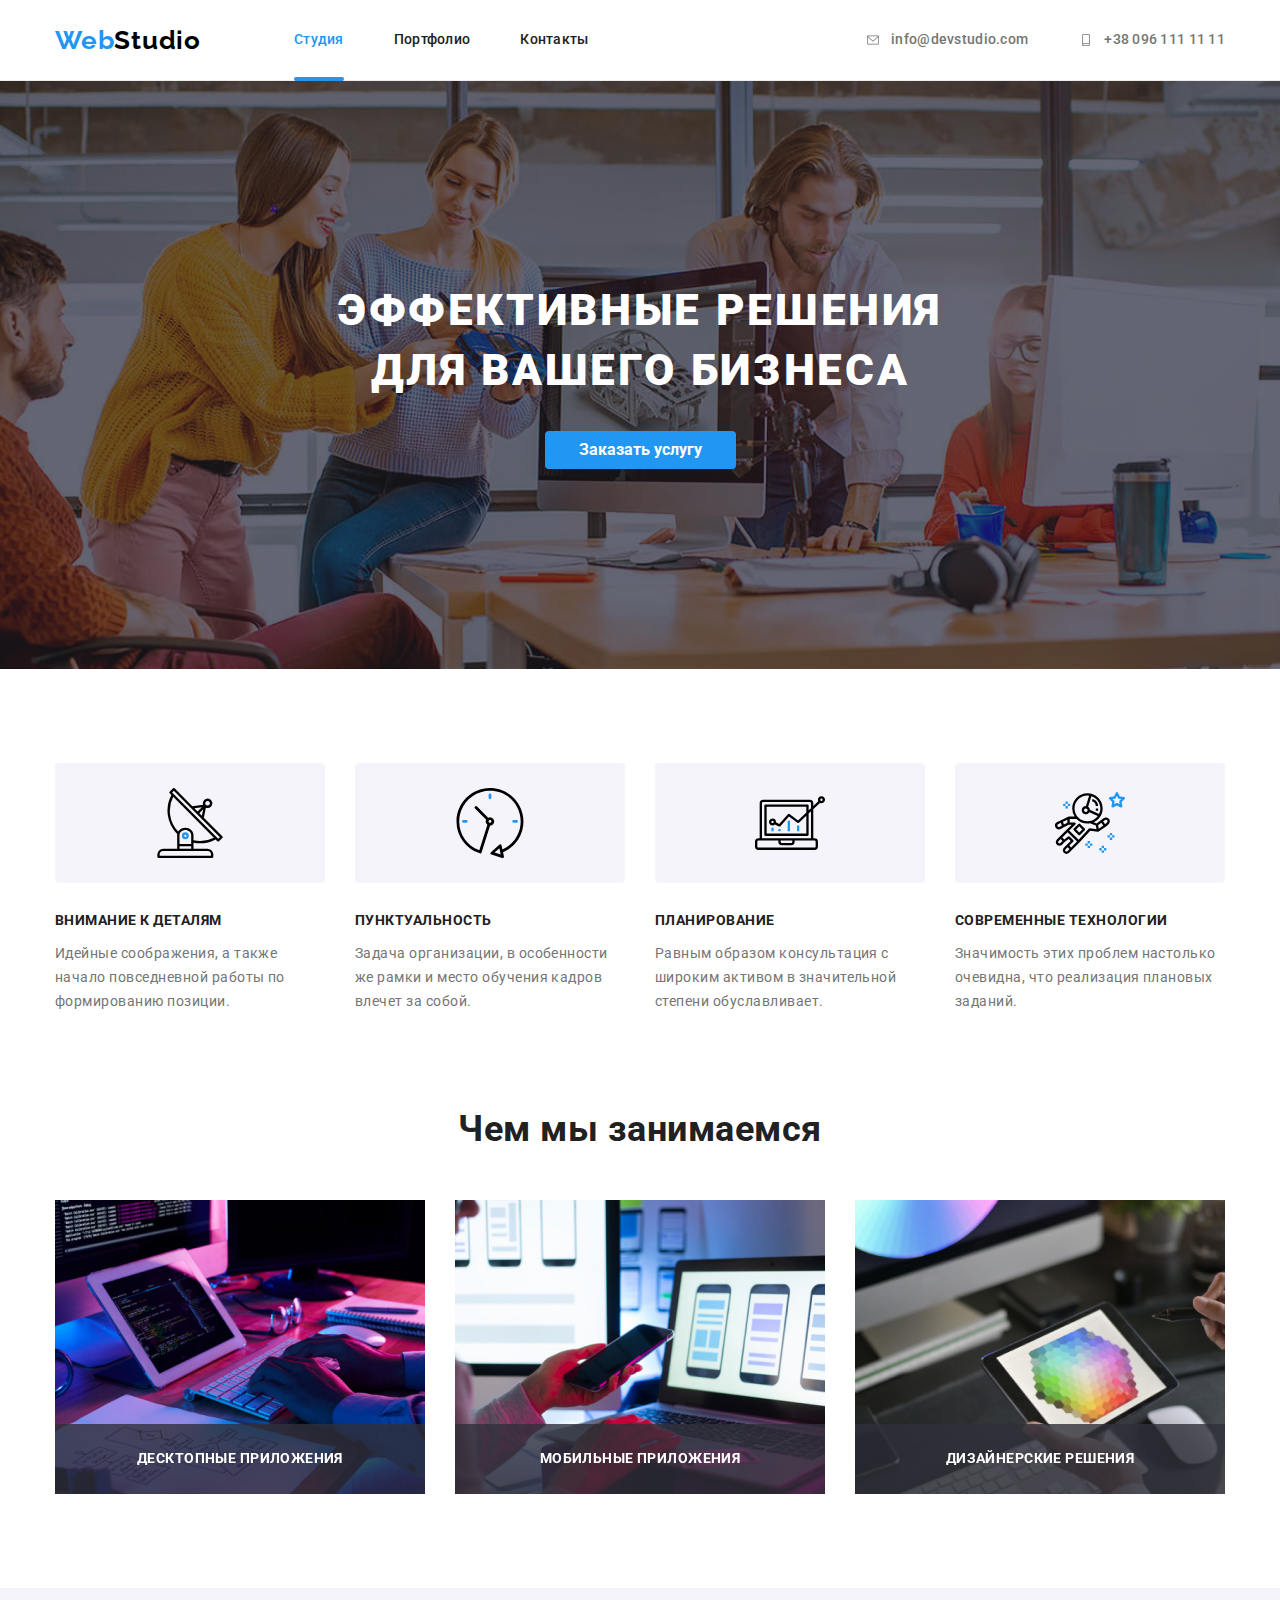
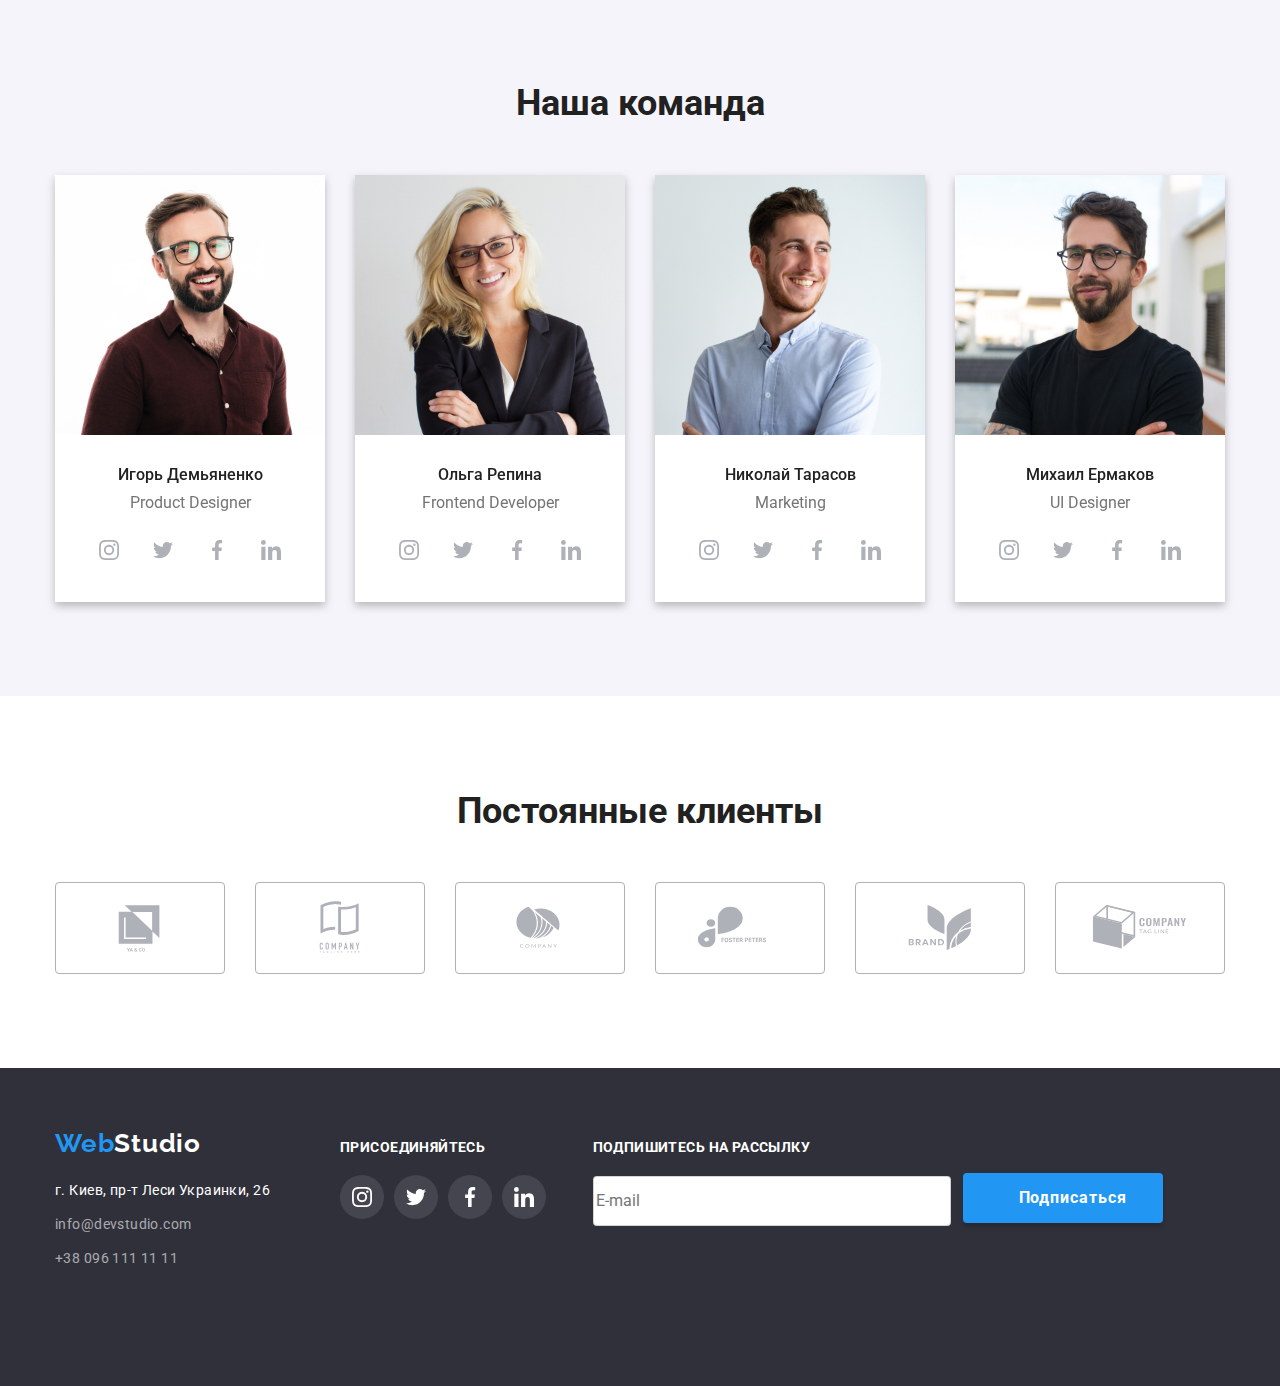
<file: index.html>
<!DOCTYPE html>
<html lang="en">

<head>
    <meta charset="UTF-8">
    <meta http-equiv="X-UA-Compatible" content="IE=edge">
    <meta name="viewport" content="width=device-width, initial-scale=1.0">
    <title>WebStudio</title>
    <link
    href="https://fonts.googleapis.com/css2?family=Raleway:wght@700&family=Roboto:wght@400;500;700;900&display=swap"
        rel="stylesheet">
        <link rel="stylesheet" href="https://cdnjs.cloudflare.com/ajax/libs/modern-normalize/1.1.0/modern-normalize.min.css">
    <link rel="stylesheet" href="./css/style.css">
</head>

<body>
    <!--Навигация-->
    <header class="header">
        <div class="container main-nav">
        <nav class="main-nav">
            <a href="./index.html" class="logo-main"><span class="web-color-main">Web</span>Studio</a>

            <ul class="site-nav">
                <li class="item"> <a href="" class="link current link-animation">Студия</a></li>
                <li class="item"> <a href="./portfolio.html" class="link ">Портфолио</a></li>
                <li class="item"> <a href="" class="link ">Контакты</a></li>

            </ul>

        </nav>

            <ul class="auth-nav">
                <li class="item">
                    <a href="tel:+380961111111" class="test-icons link auth-link">
                        <svg class="test-icon" width="16" height="12">
                            <use href="./images/symbol-defs-2.svg#icon-envelope"></use>
                        </svg>
                    
                        info@devstudio.com
                    </a>
                </li>

                <li class="item">
                    <a href="tel:+380961111111" class="test-icons link auth-link">
                        <svg class="test-icon" width="10" height="16">
                            <use href="./images/symbol-defs-2.svg#icon-smartphone"></use>
                        </svg>
                    
                        +38 096 111 11 11
                    </a>
                </li>             
            </ul>
        </div>
    </header>

    <main>

        <!--Шапка-->
            
        <section class="hero main-bg">
          <div class="container hero-container">
            <h1 class="hero-title">Эффективные решения <br> для вашего бизнеса</h1>
            
            <button data-modal-open type="button" class="first-type-button">Заказать услугу</button>
            </div>

          <div class="backdrop is-hidden" data-modal>
              <div class="modal">
                    <button width="30" height="30" class="hero-button" data-modal-close>
                        <a class="hero-link" href="">
                            <svg class="hero-icon" width="18" height="18">
                                <use href="./images/symbol-defs-2.svg#icon-close-black-18dp-2-1"></use>
                            </svg>
                        </a>
                    </button>

                    <form class="form" autocomplete="on" novalidate>
                        
                        <p class="form-text">Оставьте свои данные, мы вам перезвоним</p>

                    <div class="form-field">
                        <label for="name" class="form-label">
                            Имя</label>
                            <input type="text" name="name" id="name" class="form-input" />
                        
                    </div>
                    
                    <div class="form-field">
                        <label for="tel" class="form-label">
                            Телефон</label>
                            <input type="tel" name="tel" id="tel" class="form-input"  />
                        
                    </div>

                    <div class="form-field">
                        <label for="mail" class="form-label">
                            Почта</label>
                            <input type="email" name="mail" id="mail" class="form-input" />
                        
                    </div>

                    <div class="form-field">
                        <label for="comment" class="form-label label-comment">
                            Комментарий</label>
                        <textarea name="comment" id="comment"  rows="10" placeholder="Введите текст"></textarea>
                       
                    </div>

                    <div class="form-policy">
                        <input type="checkbox" name="policy" id="policy" class="input-policy" />
                        <label for="policy" class="form-label label-policy">
                            <span class="policy">Соглашаюсь с рассылкой и принимаю Условия договора</span> 
                        </label>
                    </div>
                        
                    
                        <button type="submit" class="form-button" width="200" height="50">Отправить</button>
                    </form>
              
          </div>
        
          
        </section>
        
        <!--Особенности-->
        <section class="section">
            <div class="container main-features">
            <h2 class="features-title visually-hidden" >Особенности</h2>
            <ul class="features">
                <li class="lists icons-list-1" >
                    <div class="icons-items">
                    <svg class="features-icon" width="70" height="70">
                        <use href="./images/symbol-defs-2.svg#icon-feature-1"></use>
                    </svg>
                    </div>
                    <h3 class="title">Внимание к деталям</h3>
                    <p class="text">Идейные соображения, а также начало повседневной работы по формированию позиции.</p>
                </li>
                <li class="lists icons-list-2" >
                    <div class="icons-items">
                        <svg class="features-icon" width="70" height="70">
                            <use href="./images/symbol-defs-2.svg#icon-feature-2"></use>
                        </svg>
                    </div>
                    <h3 class="title">Пунктуальность</h3>
                    <p class="text">Задача организации, в особенности же рамки и место обучения кадров влечет за собой.</p>
                </li>
                <li class="lists icons-list-3" >
                    <div class="icons-items">
                        <svg class="features-icon" width="70" height="70">
                            <use href="./images/symbol-defs-2.svg#icon-feature-3"></use>
                        </svg>
                    </div>
                    <h3 class="title">Планирование</h3>
                    <p class="text">Равным образом консультация с широким активом в значительной степени обуславливает.</p>
                </li>
                <li class="lists icons-list-4" >
                    <div class="icons-items">
                        <svg class="features-icon" width="70" height="70">
                            <use href="./images/symbol-defs-2.svg#icon-feature-4"></use>
                        </svg>
                    </div>
                    <h3 class="title">Современные технологии</h3>
                    <p class="text">Значимость этих проблем настолько очевидна, что реализация плановых заданий.</p>
                </li>
            </ul>
            </div>
        </section>

        <!--Чем мы занимаемся-->
        <section class="section actions">
            <div class="container">
            <h2 class="section-title">Чем мы занимаемся</h2>
            <ul class="images">
                <li class="images-types actions-position-first test-position">
                   
                    <img src="./images/photo1.jpg" alt="Человек печатает на клавиатуре" width="370" />
                    
                    <h3 class="actions-title">Десктопные приложения</h3>
                   
                </li>
                <li class="images-types actions-position-second test-position">
                   
                    <img src="./images/photo2.jpg" alt="Человек сидит за ноутбуком" width="370" />
                    
                    <h3 class="actions-title">Мобильные приложения</h3>
                    
                </li>
                <li class="images-types actions-position-third test-position">
                   
                    <img src="./images/photo3.jpg" alt="Человек смотрит в планшет" width="370" />
                    
                    <h3 class="actions-title">Дизайнерские решения</h3>
                   
                </li>     
            </ul>
            </div>
        </section>

        <!--Наша команда-->
        <section class="background">
            <div class="container">
            <h2 class="team">Наша команда</h2>
            <ul class="teams">
                <li class="image-types">
                    <img src="./images/person1.jpg" alt="Сотрудник" width="270">
                    <div class="shadow">
                    <h3 class="worker">Игорь Демьяненко</h3>
                    <p class="worker-title">Product Designer</p>

                    
                    <ul class="team-icons">
                        <li class="socials-items">
                            <a class="socials-link" href="" target="_blank" rel="noreferrer noopener nofollow" aria-label="Instagram">
                                <svg class="team-icon" width="20" height="20">
                                    <use href="./images/symbol-defs-2.svg#icon-instagram"></use>
                                </svg>
                            </a>
                        </li>

                        <li class="socials-items">
                            <a class="socials-link" href="" target="_blank" rel="noreferrer noopener nofollow" aria-label="Twitter">
                                <svg class="team-icon" width="20" height="20">
                                    <use href="./images/symbol-defs-2.svg#icon-twitter"></use>
                                </svg>
                            </a>
                        </li>

                        <li class="socials-items">
                            <a class="socials-link" href="" target="_blank" rel="noreferrer noopener nofollow" aria-label="Facebook">
                                <svg class="team-icon" width="20" height="20">
                                    <use href="./images/symbol-defs-2.svg#icon-facebook"></use>
                                </svg>
                            </a>
                        </li>

                        <li class="socials-items">
                            <a class="socials-link" href="" target="_blank" rel="noreferrer noopener nofollow" aria-label="Linkedin">
                                <svg class="team-icon" width="20" height="20">
                                    <use href="./images/symbol-defs-2.svg#icon-linkedin"></use>
                                </svg>
                            </a>
                        </li>
                    </ul>
                  
                    </div>
                  
                    
                </li>
                <li class="image-types">
                    <img src="./images/person2.jpg" alt="Сотрудник" width="270">
                    <div class="shadow">
                    <h3 class="worker">Ольга Репина</h3>
                    <p class="worker-title">Frontend Developer</p>

                    <ul class="team-icons">
                        <li class="socials-items">
                            <a class="socials-link" href="" target="_blank" rel="noreferrer noopener nofollow" aria-label="Instagram">
                                <svg class="team-icon" width="20" height="20">
                                    <use href="./images/symbol-defs-2.svg#icon-instagram"></use>
                                </svg>
                            </a>
                        </li>
                    
                        <li class="socials-items">
                            <a class="socials-link" href="" target="_blank" rel="noreferrer noopener nofollow" aria-label="Twitter">
                                <svg class="team-icon" width="20" height="20">
                                    <use href="./images/symbol-defs-2.svg#icon-twitter"></use>
                                </svg>
                            </a>
                        </li>
                    
                        <li class="socials-items">
                            <a class="socials-link" href="" target="_blank" rel="noreferrer noopener nofollow" aria-label="Facebook">
                                <svg class="team-icon" width="20" height="20">
                                    <use href="./images/symbol-defs-2.svg#icon-facebook"></use>
                                </svg>
                            </a>
                        </li>
                    
                        <li class="socials-items">
                            <a class="socials-link" href="" target="_blank" rel="noreferrer noopener nofollow" aria-label="Linkedin">
                                <svg class="team-icon" width="20" height="20">
                                    <use href="./images/symbol-defs-2.svg#icon-linkedin"></use>
                                </svg>
                            </a>
                        </li>
                    </ul>
                    </div>
                   
                </li>

                <li class="image-types">
                    <img src="./images/person3.jpg" alt="Сотрудник" width="270">
                    <div class="shadow">
                    <h3 class="worker">Николай Тарасов</h3>
                    <p class="worker-title">Marketing</p>

                    <ul class="team-icons">
                        <li class="socials-items">
                            <a class="socials-link" href="" target="_blank" rel="noreferrer noopener nofollow" aria-label="Instagram">
                                <svg class="team-icon" width="20" height="20">
                                    <use href="./images/symbol-defs-2.svg#icon-instagram"></use>
                                </svg>
                            </a>
                        </li>
                    
                        <li class="socials-items">
                            <a class="socials-link" href="" target="_blank" rel="noreferrer noopener nofollow" aria-label="Twitter">
                                <svg class="team-icon" width="20" height="20">
                                    <use href="./images/symbol-defs-2.svg#icon-twitter"></use>
                                </svg>
                            </a>
                        </li>
                    
                        <li class="socials-items">
                            <a class="socials-link" href="" target="_blank" rel="noreferrer noopener nofollow" aria-label="Facebook">
                                <svg class="team-icon" width="20" height="20">
                                    <use href="./images/symbol-defs-2.svg#icon-facebook"></use>
                                </svg>
                            </a>
                        </li>
                    
                        <li class="socials-items">
                            <a class="socials-link" href="" target="_blank" rel="noreferrer noopener nofollow" aria-label="Linkedin">
                                <svg class="team-icon" width="20" height="20">
                                    <use href="./images/symbol-defs-2.svg#icon-linkedin"></use>
                                </svg>
                            </a>
                        </li>
                    </ul>
                    </div>
                </li>
                <li class="image-types">
                    <img src="./images/person4.jpg" alt="Сотрудник" width="270">
                    <div class="shadow">
                    <h3 class="worker">Михаил Ермаков</h3>
                    <p class="worker-title">UI Designer</p>

                    <ul class="team-icons">
                        <li class="socials-items">
                            <a class="socials-link" href="" target="_blank" rel="noreferrer noopener nofollow" aria-label="Instagram">
                                <svg class="team-icon" width="20" height="20">
                                    <use href="./images/symbol-defs-2.svg#icon-instagram"></use>
                                </svg>
                            </a>
                        </li>
                    
                        <li class="socials-items">
                            <a class="socials-link" href="" target="_blank" rel="noreferrer noopener nofollow" aria-label="Twitter">
                                <svg class="team-icon" width="20" height="20">
                                    <use href="./images/symbol-defs-2.svg#icon-twitter"></use>
                                </svg>
                            </a>
                        </li>
                    
                        <li class="socials-items">
                            <a class="socials-link" href="" target="_blank" rel="noreferrer noopener nofollow" aria-label="Facebook">
                                <svg class="team-icon" width="20" height="20">
                                    <use href="./images/symbol-defs-2.svg#icon-facebook"></use>
                                </svg>
                            </a>
                        </li>
                    
                        <li class="socials-items">
                            <a class="socials-link" href="" target="_blank" rel="noreferrer noopener nofollow" aria-label="Linkedin">
                                <svg class="team-icon" width="20" height="20">
                                    <use href="./images/symbol-defs-2.svg#icon-linkedin"></use>
                                </svg>
                            </a>
                        </li>
                    </ul>
                    </div>
                </li>
            </ul>
            </div>
        </section>

        <!-- Клиенты -->
        <section class="clients-section">
            <div class="container">
            <h2 class="clients-title">Постоянные клиенты</h2>
            <ul class="clients">
                <li class="clients-list" >
                    <a class=" client-item border" href="">
                    <svg class="clients-icons" width="106" height="60">
                        <use href="./images/symbol-defs-2.svg#icon-Logo-1">  
                        </use>
                    </svg>
                    </a>
                </li>
                <li class="clients-list" >
                    <a class=" client-item border" href="">
                    <svg width="106" height="60">
                        <use href="./images/symbol-defs-2.svg#icon-Logo-2">
                    
                        </use>
                    </svg>
                    </a>
                </li>
                <li class="clients-list" >
                    <a class=" client-item border" href="">
                    <svg width="106" height="60">
                        <use href="./images/symbol-defs-2.svg#icon-Logo-3">
                    
                        </use>
                    </svg>
                    </a>
                </li>
                <li class="clients-list" >
                    <a class=" client-item border" href="">
                    <svg width="106" height="60">
                        <use href="./images/symbol-defs-2.svg#icon-Logo-4">
                    
                        </use>
                    </svg>
                    </a>
                </li>
                <li class="clients-list" >
                    <a class=" client-item border" href="">
                    <svg width="106" height="60">
                        <use href="./images/symbol-defs-2.svg#icon-Logo-5">
                    
                        </use>
                    </svg>
                    </a>
                </li>
                <li class="clients-list" >
                    <a class=" client-item border" href="">
                    <svg width="106" height="60">
                        <use href="./images/symbol-defs-2.svg#icon-Logo-6">
                    
                        </use>
                    </svg>
                    </a>
                </li>
            </ul>
            </div>
        </section>

    </main>

    <!--Футер-->
    <footer class="footer-bg">
    <div class="container main-footer-container">
        <div class=" footer-container">
        <a href="" class="logo-minor"><span class="web-color-minor">Web</span>Studio</a>
        <address>
            <ul class="address">
                <li class="main-info">
                    <a href="https://goo.gl/maps/dVaYjC4JMrnxNcRj6" target="_blank" rel="nofollow noreferrer noopener"
                    class="street">г. Киев, пр-т Леси Украинки, 26</a> <br>
                </li>
                <li class="main-info">
                    <a href="mailto:info@devstudio.com" class="info">info@devstudio.com</a> <br>
                </li>
                <li class="main-info">
                    <a href="tel:+380961111111" class="info">+38 096 111 11 11</a>
                </li>
            </ul>
        </address>
        </div>

        <div class="second-container">
            <h3 class="footer-item">Присоединяйтесь</h3>

            <ul class="icons-footer">
                <li class="socials-items-footer">
                    <a class="socials-link-footer" href="" target="_blank" rel="noreferrer noopener nofollow" aria-label="Instagram">
                        <svg class="team-icon-footer" width="20" height="20">
                            <use href="./images/symbol-defs-2.svg#icon-instagram"></use>
                        </svg>
                    </a>
                </li>
            
                <li class="socials-items-footer">
                    <a class="socials-link-footer" href="" target="_blank" rel="noreferrer noopener nofollow" aria-label="Twitter">
                        <svg class="team-icon-footer" width="20" height="20">
                            <use href="./images/symbol-defs-2.svg#icon-twitter"></use>
                        </svg>
                    </a>
                </li>
            
                <li class="socials-items-footer">
                    <a class="socials-link-footer" href="" target="_blank" rel="noreferrer noopener nofollow" aria-label="Facebook">
                        <svg class="team-icon-footer" width="20" height="20">
                            <use href="./images/symbol-defs-2.svg#icon-facebook"></use>
                        </svg>
                    </a>
                </li>
            
                <li class="socials-items-footer">
                    <a class="socials-link-footer" href="" target="_blank" rel="noreferrer noopener nofollow" aria-label="Linkedin">
                        <svg class="team-icon-footer" width="20" height="20">
                            <use href="./images/symbol-defs-2.svg#icon-linkedin"></use>
                        </svg>
                    </a>
                </li>
            </ul>
        </div>

            <form class="form-footer" autocomplete="on" novalidate>
            
                <div class="form-field-footer">
                    <label for="mail" class="form-label-footer">
                        Подпишитесь на рассылку</label>
                    <input type="email" name="mail" id="mail" placeholder="E-mail" class="form-input-footer" />
            
                </div>
            
                <button type="submit" class="form-button-footer" width="200" height="50">Подписаться</button>
            
            </form>
    </div>



    </footer>

    <script>
        (() => {
                const refs = {
                    openModalBtn: document.querySelector("[data-modal-open]"),
                    closeModalBtn: document.querySelector("[data-modal-close]"),
                    modal: document.querySelector("[data-modal]"),
                };

                refs.openModalBtn.addEventListener("click", toggleModal);
                refs.closeModalBtn.addEventListener("click", toggleModal);

                function toggleModal() {
                    refs.modal.classList.toggle("is-hidden");
                }
            })();
    </script>
</body>

</html>
</file>
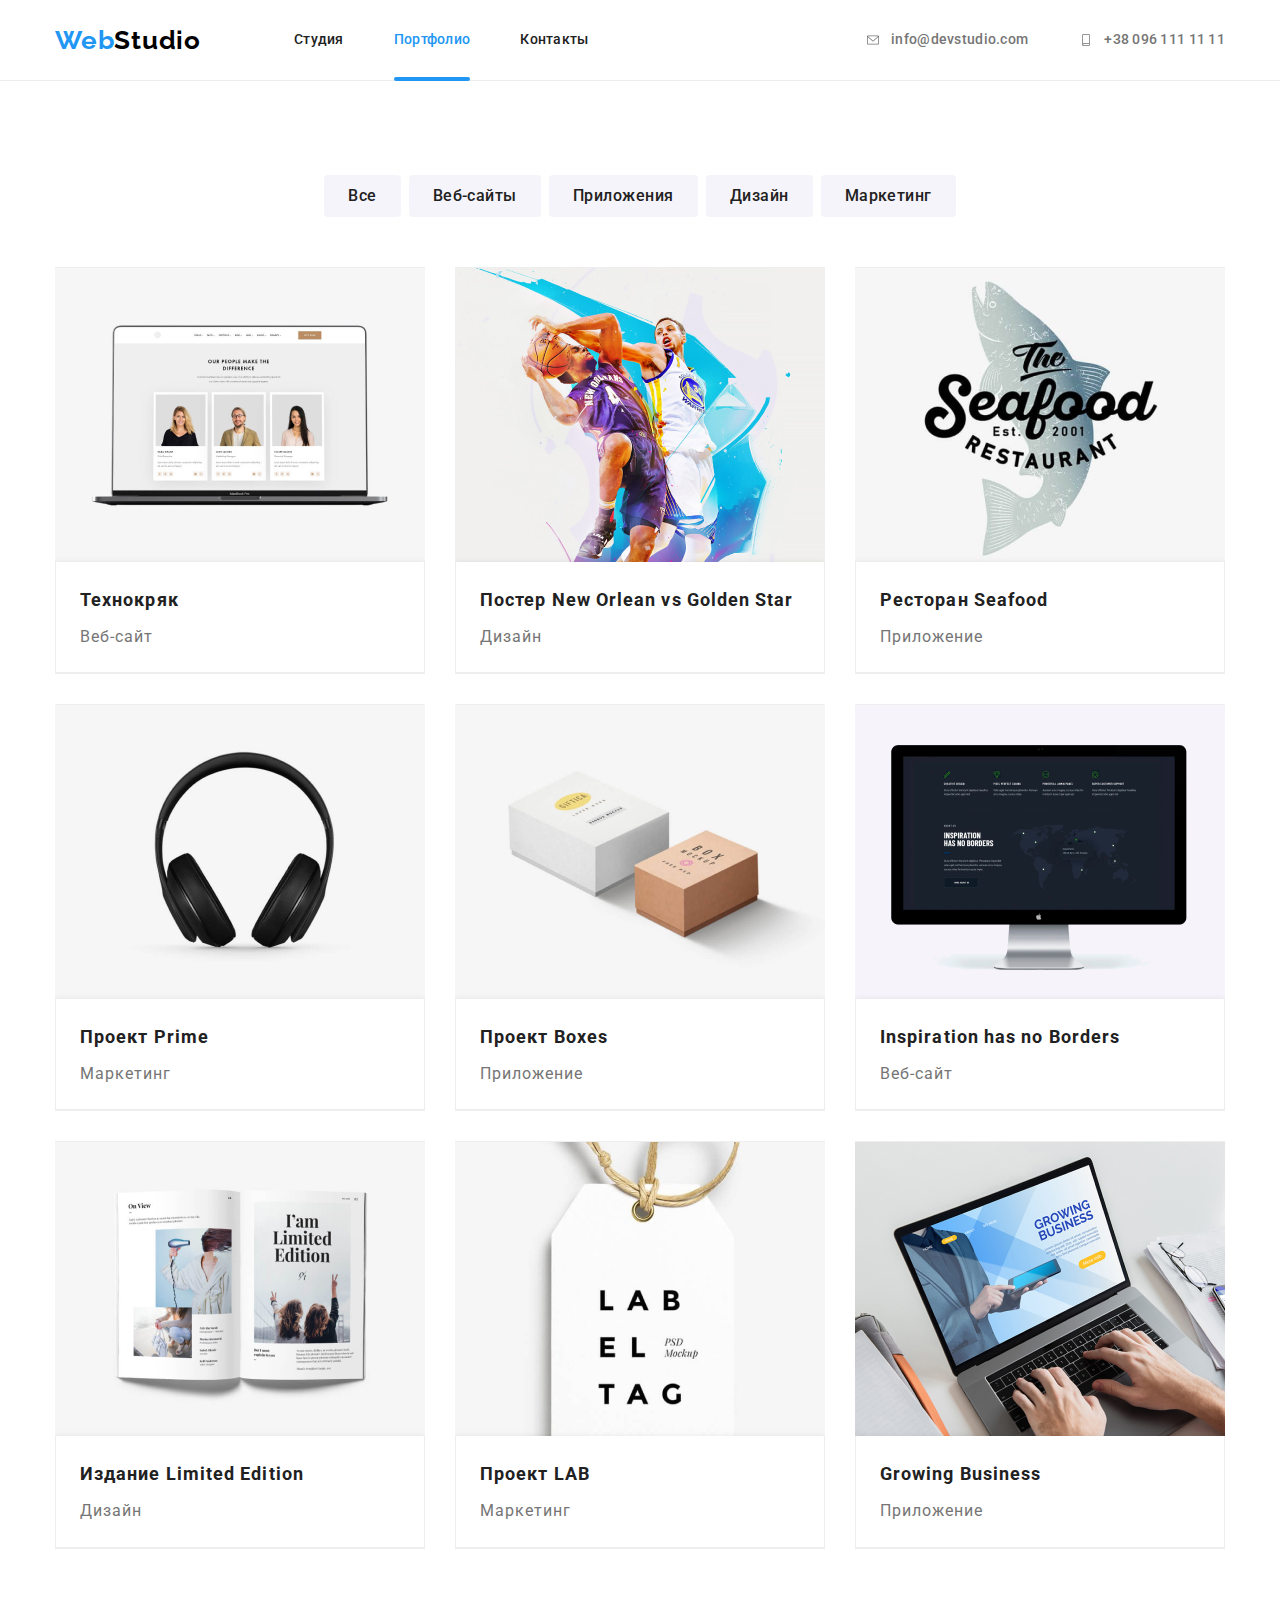
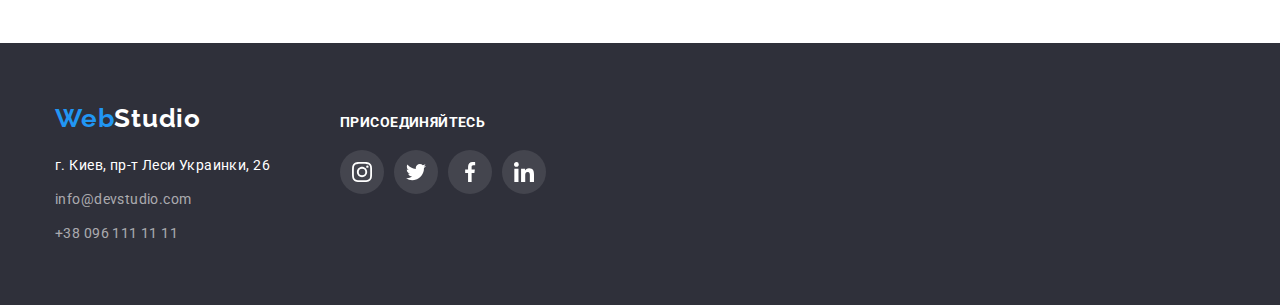
<file: portfolio.html>
<!DOCTYPE html>
<html lang="en">

<head>
    <meta charset="UTF-8">
    <meta http-equiv="X-UA-Compatible" content="IE=edge">
    <meta name="viewport" content="width=device-width, initial-scale=1.0">
    <title>WebStudio</title>
    <link
        href="https://fonts.googleapis.com/css2?family=Raleway:wght@700&family=Roboto:wght@400;500;700;900&display=swap"
        rel="stylesheet">
        <link rel="stylesheet" href="https://cdnjs.cloudflare.com/ajax/libs/modern-normalize/1.1.0/modern-normalize.min.css">
    <link rel="stylesheet" href="./css/style.css">
</head>

<body>
    <!--Навигация-->
<header class="header">
    <div class="container main-nav">
        <nav class="main-nav">
            <a href="./index.html" class="logo-main"><span class="web-color-main">Web</span>Studio</a>

            <ul class="site-nav">
                <li class="item"> <a href="./index.html" class="link ">Студия</a></li>
                <li class="item"> <a href="./portfolio.html" class="link current link-animation" class="link">Портфолио</a></li>
                <li class="item"> <a href="" class="link">Контакты</a></li>

            </ul>
        </nav>
        <ul class="auth-nav">
            <li class="item">
                <a href="tel:+380961111111" class="test-icons link auth-link">
                    <svg class="test-icon" width="16" height="12">
                        <use href="./images/symbol-defs-2.svg#icon-envelope"></use>
                    </svg>
                
                    info@devstudio.com
                </a>
            </li>
            <li class="item">
                <a href="tel:+380961111111" class="test-icons link auth-link">
                    <svg class="test-icon" width="10" height="16">
                        <use href="./images/symbol-defs-2.svg#icon-smartphone"></use>
                    </svg>
                
                    +38 096 111 11 11
                </a>
            </li>
        </ul>
    </div>
</header>

<main>
    <section class="different-type">
        <div class="container">
        <h1 class="portfolio-title visually-hidden">Portfolio</h1>
            <ul class="buttons-title">
                <li class="second-type-button"><button type="button" class="buttons">Все</button></li>
                <li class="second-type-button"><button type="button" class="buttons">Веб-сайты</button></li>
                <li class="second-type-button"><button type="button" class="buttons">Приложения</button></li>
                <li class="second-type-button"><button type="button" class="buttons">Дизайн</button></li>
                <li class="second-type-button"><button type="button" class="buttons">Маркетинг</button></li> 
            </ul>

            <ul class="flex-elements">
                <li class="flex-element">
                   <a class="flex-link" href="">
                    <div class="flex-animation">
                    <img src="./images/project1.jpg" alt="Экран ноутбука" width="370">
                    
                    <p class="text-animation">
                        Ресурс предлагает комплексные предложения с разным уровнем функционала и сервисов. Все это позволит посетителю
                        получить
                        исчерпывающие сведения о компании или частном лице.
                    </p>
                    </div>
                    <div class="information">
                        <h2 class="projects">Технокряк</h2>
                        <p class="site-name">Веб-сайт</p>
                    </div>
                   </a>
                </li>
                <li class="flex-element">
                    <a class="flex-link" href="">
                        <div class="flex-animation">
                        <img src="./images/project2.jpg" alt="Баскетболисты" width="370">
                        <p class="text-animation">
                            Ресурс предлагает комплексные предложения с разным уровнем функционала и сервисов. Все это позволит посетителю
                            получить
                            исчерпывающие сведения о компании или частном лице.
                        </p>
                        </div>
                        <div class="information">
                            <h2 class="projects">Постер New Orlean vs Golden Star</h2>
                            <p class="site-name">Дизайн</p>
                        </div>
                    </a>
                </li>
                <li class="flex-element">
                    <a class="flex-link" href="">
                        <div class="flex-animation">
                        <img src="./images/project3.jpg" alt="Ресторан Seafood" width="370">
                         <p class="text-animation">
                        Ресурс предлагает комплексные предложения с разным уровнем функционала и сервисов. Все это позволит посетителю
                        получить
                        исчерпывающие сведения о компании или частном лице.
                    </p>
                        </div>
                        <div class="information">
                            <h2 class="projects">Ресторан Seafood</h2>
                            <p class="site-name">Приложение</p>
                        </div>
                    </a>
                </li>
                <li class="flex-element">
                    <a class="flex-link" href="">
                        <div class="flex-animation">
                        <img src="./images/project4.jpg" alt="Наушники" width="370">
                         <p class="text-animation">
                        Ресурс предлагает комплексные предложения с разным уровнем функционала и сервисов. Все это позволит посетителю
                        получить
                        исчерпывающие сведения о компании или частном лице.
                    </p>
                        </div>
                        <div class="information">
                            <h2 class="projects">Проект Prime</h2>
                            <p class="site-name">Маркетинг</p>
                        </div>
                    </a>
                </li>
                <li class="flex-element">
                    <a class="flex-link" href="">
                        <div class="flex-animation">
                        <img src="./images/project5.jpg" alt="Две коробки" width="370">
                         <p class="text-animation">
                        Ресурс предлагает комплексные предложения с разным уровнем функционала и сервисов. Все это позволит посетителю
                        получить
                        исчерпывающие сведения о компании или частном лице.
                    </p>
                        </div>
                        <div class="information">
                            <h2 class="projects">Проект Boxes</h2>
                            <p class="site-name">Приложение</p>
                        </div>
                    </a>
                </li>
                <li class="flex-element">
                    <a class="flex-link" href="">
                        <div class="flex-animation">
                        <img src="./images/project6.jpg" alt="Монитор" width="370">
                         <p class="text-animation">
                        Ресурс предлагает комплексные предложения с разным уровнем функционала и сервисов. Все это позволит посетителю
                        получить
                        исчерпывающие сведения о компании или частном лице.
                    </p>
                        </div>
                        <div class="information">
                            <h2 class="projects">Inspiration has no Borders</h2>
                            <p class="site-name">Веб-сайт</p>
                        </div>
                    </a>
                </li>
                <li class="flex-element">
                    <a class="flex-link" href="">
                        <div class="flex-animation">
                        <img src="./images/project7.jpg" alt="Книга" width="370">
                         <p class="text-animation">
                        Ресурс предлагает комплексные предложения с разным уровнем функционала и сервисов. Все это позволит посетителю
                        получить
                        исчерпывающие сведения о компании или частном лице.
                    </p>
                        </div>
                        <div class="information">
                            <h2 class="projects">Издание Limited Edition</h2>
                            <p class="site-name">Дизайн</p>
                        </div>
                    </a>
                </li>
                <li class="flex-element">
                    <a class="flex-link" href="">
                        <div class="flex-animation">
                        <img src="./images/project8.jpg" alt="Проект LAB" width="370">
                         <p class="text-animation">
                        Ресурс предлагает комплексные предложения с разным уровнем функционала и сервисов. Все это позволит посетителю
                        получить
                        исчерпывающие сведения о компании или частном лице.
                    </p>
                        </div>
                        <div class="information">
                            <h2 class="projects">Проект LAB</h2>
                            <p class="site-name">Маркетинг</p>
                        </div>
                    </a>
                </li>
                <li class="flex-element">
                    <a class="flex-link" href="">
                        <div class="flex-animation">
                        <img src="./images/project9.jpg" alt="Человек печатает за ноутбуком" width="370">
                         <p class="text-animation">
                        Ресурс предлагает комплексные предложения с разным уровнем функционала и сервисов. Все это позволит посетителю
                        получить
                        исчерпывающие сведения о компании или частном лице.
                    </p>
                        </div>
                        <div class="information">
                            <h2 class="projects">Growing Business</h2>
                            <p class="site-name">Приложение</p>
                        </div>
                    </a>
                </li>
            </ul>
            </div>
    </section>
</main>

    <!--Футер-->
<footer class="footer-bg secong-footer-bg">
    <div class="container main-footer-container">
        <div class=" footer-container">
            <a href="" class="logo-minor"><span class="web-color-minor">Web</span>Studio</a>
            <address>
                <ul class="address">
                    <li class="main-info">
                        <a href="https://goo.gl/maps/dVaYjC4JMrnxNcRj6" target="_blank"
                            rel="nofollow noreferrer noopener" class="street">г. Киев, пр-т Леси Украинки, 26</a> <br>
                    </li>
                    <li class="main-info">
                        <a href="mailto:info@devstudio.com" class="info">info@devstudio.com</a> <br>
                    </li>
                    <li class="main-info">
                        <a href="tel:+380961111111" class="info">+38 096 111 11 11</a>
                    </li>
                </ul>
            </address>
        </div>

        <div class="second-container">
            <h3 class="footer-item">Присоединяйтесь</h3>

            <ul class="icons-footer">
                <li class="socials-items-footer">
                    <a class="socials-link-footer" href="" target="_blank" rel="noreferrer noopener nofollow" aria-label="Instagram">
                        <svg class="team-icon-footer" width="20" height="20">
                            <use href="./images/symbol-defs-2.svg#icon-instagram"></use>
                        </svg>
                    </a>
                </li>

                <li class="socials-items-footer">
                    <a class="socials-link-footer" href="" target="_blank" rel="noreferrer noopener nofollow" aria-label="Twitter">
                        <svg class="team-icon-footer" width="20" height="20">
                            <use href="./images/symbol-defs-2.svg#icon-twitter"></use>
                        </svg>
                    </a>
                </li>

                <li class="socials-items-footer">
                    <a class="socials-link-footer" href="" target="_blank" rel="noreferrer noopener nofollow" aria-label="Facebook">
                        <svg class="team-icon-footer" width="20" height="20">
                            <use href="./images/symbol-defs-2.svg#icon-facebook"></use>
                        </svg>
                    </a>
                </li>

                <li class="socials-items-footer">
                    <a class="socials-link-footer" href="" target="_blank" rel="noreferrer noopener nofollow" aria-label="Linkedin">
                        <svg class="team-icon-footer" width="20" height="20">
                            <use href="./images/symbol-defs-2.svg#icon-linkedin"></use>
                        </svg>
                    </a>
                </li>
            </ul>
        </div>
    </div>
</footer>
    </body>
    
    </html>
</file>
<file: css/style.css>
/* цвет основного текста: #212121 */
/* вторичный цвет: #757575 */
/* белый цвет: #FFFFFF */
/* акцент 1: #2196F3 */
/* акцент 2(футер): rgba(255, 255, 255, 0.6); */

:root {
  --primary-text-color: #212121;
  --title-text-color: #212121;
  --accent-color: #2196f3;
  --white-color: #ffffff;

  --animation: 250ms cubic-bezier(0.4, 0, 0.2, 1);
  --box-shadow: box-shadow: 0px 3px 1px rgba(0, 0, 0, 0.1), 0px 1px 2px rgba(0, 0, 0, 0.08),
    0px 2px 2px rgba(0, 0, 0, 0.12);
}

body {
  color: var(--primary-text-color);
  background-color: var(--white-color);
  font-family: Roboto, sans-serif;
}
img {
  display: block;
}

.container {
  padding-left: 15px;
  padding-right: 15px;
  margin-left: auto;
  margin-right: auto;
  width: 1200px;
}

.main-nav {
  display: flex;
  align-items: center;
}

.header {
  display: flex;
  align-items: center;

  border-bottom: 1px solid #ececec;
}

/* logo */
.logo-main {
  color: #000000;
  font-family: Raleway, sans-serif;
  letter-spacing: 0.03em;
  margin-right: 93px;

  font-weight: bold;
  font-size: 26px;
  line-height: 1.19;
  text-decoration: none;
}

.web-color-main {
  color: var(--accent-color);
}

ul {
  list-style: none;
}

/* Site nav */
.site-nav .link,
.auth-nav .link {
  display: flex;
  padding-top: 32px;
  padding-bottom: 32px;
}

.site-nav .link:hover,
.site-nav .link:focus {
  color: var(--accent-color);
}

/* .auth-nav .link:hover,
.auth-nav .link:focus {
  color: var(--accent-color);
} */

.site-nav,
.auth-nav {
  display: flex;
  align-items: center;
  padding: 0;
  margin: 0;
  letter-spacing: 0.02em;

  font-weight: 500;
  font-size: 14px;
  line-height: 1.14;
}

.site-nav .item,
.auth-nav .item {
  margin-right: 50px;
}

.site-nav .item:last-child,
.auth-nav .item:last-child {
  margin-right: 0;
}

.site-nav .link,
.auth-nav .link {
  display: flex;
  align-items: center;
  justify-content: center;
  text-decoration: none;

  transition: color var(--animation);
}

.site-nav .link.current {
  color: var(--accent-color);
}

.site-nav .link {
  color: #212121;
}

/* .auth-nav .link {
  color: #757575;
} */

.auth-nav {
  display: flex;
  justify-content: center;
  align-items: center;
  margin-left: auto;
}

/* Header-icons */

.item {
  display: flex;
  align-items: center;
  margin: 0;
  padding: 0;
}

.test-icons {
  display: flex;
  align-items: center;
  justify-content: center;
  margin: 0;
  padding: 0;
  color: #757575;
}

.test-icons:hover,
.test-icons:focus {
  color: #2196f3;
}

.test-icon {
  margin-right: 10px;
  width: 16px;
  height: 12px;
  fill: #757575;
  cursor: pointer;

  transition: fill var(--animation);
}

.test-icon:hover .test-icon:focus {
  fill: #2196f3;
}

.test-icons:hover .test-icon,
.test-icon:focus {
  color: #2196f3;
  fill: #2196f3;
}

.link-animation {
  display: block;

  position: relative;
}

.link-animation::after {
  content: "";

  position: absolute;
  left: 0;
  bottom: -1px;

  display: block;
  box-sizing: border-box;
  width: 100%;
  height: 4px;
  border-radius: 2px;

  background-color: #2196f3;
}

.link-animation:hover::after {
  background-color: #2196f3;
}

/* hero */
.hero-container {
  max-width: 1600px;
}

.hero {
  letter-spacing: 0.06em;
  text-align: center;
}
.hero-title {
  color: var(--white-color);
  margin-top: 0;
  margin-bottom: 30px;
  text-transform: uppercase;

  font-weight: 900;
  font-size: 44px;
  line-height: 1.36;
  letter-spacing: 0.06em;
  text-align: center;
}

.main-bg {
  background-color: #c4c4c4;

  background-image: linear-gradient(
      rgba(47, 48, 58, 0.4),
      rgba(47, 48, 58, 0.4)
    ),
    url(../images/hero-background.jpg);

  background-repeat: no-repeat;
  background-position: center;
  padding-top: 200px;
  padding-bottom: 200px;
  margin-bottom: 0;
  margin-left: auto;
  margin-right: auto;
  max-width: 1600px;
}

.backdrop {
  position: fixed;

  top: 0;
  left: 0;
  width: 100%;
  height: 100%;

  background-color: rgba(0, 0, 0, 0.2);

  opacity: 1;
  transition: opacity 1000ms cubic-bezier(0.4, 0, 0.2, 1);
}

.backdrop.is-hidden {
  opacity: 0;
  pointer-events: none;
}

.modal {
  width: 528px;
  height: 581px;
  background-color: #fff;

  position: relative;

  top: 50%;
  left: 50%;
  transform: translate(-50%, -50%);

  background: #ffffff;
  box-shadow: 0px 1px 3px rgba(0, 0, 0, 0.12), 0px 1px 1px rgba(0, 0, 0, 0.14),
    0px 2px 1px rgba(0, 0, 0, 0.2);
  border-radius: 4px;
}

.hero-button {
  border-radius: 50%;

  background: #ffffff;

  position: absolute;
  right: 8px;
  top: 8px;
  margin-left: 8px;

  width: 30px;
  height: 30px;

  border: 1px solid rgba(0, 0, 0, 0.1);
  box-sizing: border-box;
  filter: drop-shadow(0px 4px 4px rgba(0, 0, 0, 0.25));
}

.hero-icon {
  display: flex;
  align-items: center;
  justify-content: center;
}

/* Стили для форм */

.form {
  width: 448px;
  margin-left: auto;
  margin-right: auto;
}

textarea {
  display: inline-block;
  resize: none;
  padding-left: 16px;
  width: 448px;
  height: 120px;

  border: 1px solid rgba(33, 33, 33, 0.2);
  box-sizing: border-box;
  border-radius: 4px;
}

.form-text{
  display: flex;
  margin: 0;
  padding-top: 40px;
  padding-bottom: 12px;
  font-weight: 700;
  font-size: 20px;
  line-height: 1.15;
  letter-spacing: 0.03em;

  color: #212121;
}

.form-label{
  display: inline-block;
  text-align: left;
  font-family: inherit;
  margin-bottom: 4px;
  font-size: 12px;
  line-height: 1.17;

  letter-spacing: 0.01em;

  color: #757575;
}

.form-input{
  display: block;
  width: 448px;
  height: 40px;

  border: 1px solid rgba(33, 33, 33, 0.2);
  box-sizing: border-box;
  border-radius: 4px;
  cursor: pointer;
}

.form-field{
  display: flex;
  flex-direction: column;
  width: 448px;
}

.form-policy{
  display: flex;
  align-items: center;
  justify-content: center;
}

.form-field:not(:last-child) {
  margin-bottom: 10px;
}

.form-field input {
  margin: 0;
  padding-left: 30px
}


.label-policy{
  display: flex;
}

.policy{
  margin-left: 8.5px;
  font-size: 14px;
  line-height: 1.71;
}

.input-policy{
  display: flex;
  align-items: center;
  justify-content: center;
  margin-left: 0;
} 

.form-button{
  font-family: inherit;
  font-weight: 700;
  font-size: 16px;
  line-height: 1.87;

  width: 200px;
  height: 50px;
  margin-top: 30px;
  padding-top: 10px;
  padding-right: 55px;
  padding-bottom: 10px;
  padding-left: 56px;
  letter-spacing: 0.06em;

  color: #FFFFFF;
  background-color: #2196F3;
  box-shadow: 0px 4px 4px rgba(0, 0, 0, 0.15);
  border: none;
  border-radius: 4px;
  cursor: pointer;
}

/* Стили для форм(Footer) */

.form-footer{
  display: flex;
  align-items: center;
  justify-content: center;
  width: 358px;

  margin-left: auto;
  margin-right: 215px;
  margin-bottom: 100px;

}

.form-label-footer{
  display: flex;
  flex-direction: column;
  text-align: left;
  font-family: inherit;
  margin-bottom: 20px;

  font-weight: 700;
  font-size: 14px;
  line-height: 1.14;
  letter-spacing: 0.03em;
  text-transform: uppercase;

  color: #FFFFFF;
}

.form-input-footer{
  display: block;
  width: 358px;
  height: 50px;

  border: 1px solid rgba(33, 33, 33, 0.2);
  box-sizing: border-box;
  border-radius: 4px;
  cursor: pointer;
}

.form-field-footer{
  display: flex;
  flex-direction: column;
  margin-left: 93px;
  width: 448px;
}

.form-button-footer{
  font-family: inherit;
  font-weight: 700;
  font-size: 16px;
  line-height: 1.87;

  width: 200px;
  height: 50px;
  margin-top: 30px;
  margin-left: 12px;
  padding-top: 10px;
  padding-right: 55px;
  padding-bottom: 10px;
  padding-left: 56px;
  letter-spacing: 0.06em;

  color: #FFFFFF;
  background: #2196F3;
  box-shadow: 0px 4px 4px rgba(0, 0, 0, 0.15);
  border: none;
  border-radius: 4px;
  cursor: pointer;
}

/* section */
.section .section-title {
  color: var(--title-text-color);
}

.section-title {
  margin-top: 0;
  margin-bottom: 0;
  font-weight: 700;
  font-size: 36px;
  line-height: 1.17;
  text-align: center;
}

/* features */

.visually-hidden {
  position: absolute;
  width: 1px;
  height: 1px;
  margin: -1px;
  border: 0;
  padding: 0;

  white-space: nowrap;
  clip-path: inset(100%);
  clip: rect(0 0 0 0);
  overflow: hidden;
}

.features .title {
  color: var(--title-text-color);

  font-weight: 700;
  font-size: 14px;
  line-height: 1.14;
  text-transform: uppercase;
}

.features-title {
  margin-top: 0;
  margin-bottom: 0;
  font-weight: 700;
  font-size: 36px;
  line-height: 1.17;
  text-align: center;
}

.section {
  letter-spacing: 0.03em;
  padding-top: 94px;
  padding-bottom: 0;
}

.title {
  margin-top: 30px;
  margin-bottom: 10;
}

.features .text {
  font-family: Roboto, sans-serif;

  color: #757575;
  font-size: 14px;
  line-height: 1.71;
}
.text {
  margin-top: 0;
  margin-bottom: 0;
}

.features {
  display: flex;

  margin-top: 0;
  margin-bottom: 0;
  padding-top: 0;
  padding-left: 0;
}

.lists {
  width: 270px;
  margin-right: 30px;
}

.lists:last-child {
  margin-right: 0;
}

.features-icon {
  fill: #000000;
}

.icons-items {
  display: flex;
  align-items: center;
  justify-content: center;
  width: 270px;
  height: 120px;

  background: #f5f4fa;
  border-radius: 4px;
}

/* Actions */
.actions {
  padding-bottom: 94px;
}

.section-title {
  margin-top: 0;
  margin-bottom: 50px;
}

.images {
  display: flex;
  margin-top: 0;
  margin-bottom: 0;
  padding-top: 0;
  padding-bottom: 0;
  padding-left: 0;
}

.images-types {
  margin-right: 30px;
  margin-bottom: 0;
}

.images-types:last-child {
  margin-right: 0;
}

.test-position {
  position: relative;
  bottom: 0;
}

.actions-title {
  display: flex;
  align-items: center;
  justify-content: center;
  position: absolute;
  bottom: 0px;
  margin: 0;
  width: 370px;
  height: 70px;

  font-size: 14px;
  line-height: 1.14;
  text-align: center;
  letter-spacing: 0.03em;
  text-transform: uppercase;

  color: #ffffff;
  background-color: rgba(47, 48, 58, 0.8);
}

/* our team */
.background {
  background-color: #f5f4fa;
  margin-bottom: 0;
  padding-top: 94px;
  padding-bottom: 94px;
}

.teams {
  display: flex;
  margin-top: 0;
  margin-bottom: 0;
  padding-bottom: 0;
  padding-left: 0;
}

.image-types {
  margin-right: 30px;

  filter: drop-shadow(0px 4px 4px rgba(0, 0, 0, 0.25));
}

.image-types:last-child {
  margin-right: 0;
}

.shadow {
  background-color: #ffffff;
  padding-top: 30px;
  padding-bottom: 30px;
  padding-left: 32px;
  padding-right: 32px;
}

.worker {
  color: var(--title-text-color);
  margin-top: 0;
  margin-bottom: 10px;
  text-align: center;

  font-weight: 500;
  font-size: 16px;
  line-height: 1.19;
}

.worker-title {
  color: #757575;
  margin-top: 0;
  margin-bottom: 0;
  text-align: center;
}

.team {
  font-weight: 700;
  font-size: 36px;
  line-height: 1.17;
  text-align: center;

  margin-top: 0;
  margin-bottom: 50px;
  padding-top: 0;
  padding-bottom: 0;
}

.socials-link {
  display: flex;
  align-items: center;
  justify-content: center;
  width: 44px;
  height: 44px;

  border-radius: 50%;
  background-color: #ffffff;

  transition: background-color var(--animation);
}

.socials-link {
  margin-left: 25x;
}

.socials-link:hover,
.socials-link:focus {
  background-color: #2196f3;
}

.team-icons {
  display: flex;
  padding: 0;
  margin-top: 16px;
}

.socials-items:not(:last-child) {
  margin-right: 10px;
}

.team-icon {
  fill: #afb1b8;

  transition: fill var(--animation);
}

.socials-link:hover .team-icon,
.team-icon:focus {
  fill: #ffffff;
}

/* Клиенты  */

.clients-section {
  padding-top: 94px;
  padding-bottom: 94px;
}

.clients-title {
  font-weight: 700;
  font-size: 36px;
  line-height: 1.17;
  text-align: center;

  margin-top: 0;
  margin-bottom: 50px;
  padding-top: 0;
  padding-bottom: 0;
}

.clients-list:not(:last-child) {
  margin-right: 30px;
}

.clients {
  display: flex;
  margin: 0;
  padding: 0;
}

.client-item {
  display: flex;
  width: 170px;
  height: 92px;
  align-items: center;
  justify-content: center;
  cursor: pointer;

  fill: #afb1b8;

  transition: fill var(--animation), border var(--animation);
}

.client-item:hover,
.client-item:focus {
  fill: #2196f3;
}

.border {
  border: 1px solid #afb1b8;
  box-sizing: border-box;
  border-radius: 4px;
}
.border:hover,
.border:focus {
  border: 1px solid #2196f3;
  box-sizing: border-box;
  border-radius: 4px;
}

.client-item:not(:last-child) {
  margin-right: 30px;
}

/* Button */

.first-type-button {
  font-family: Roboto, sans-serif;

  display: inline-block;
  border-color: transparent;
  text-align: center;
  color: var(--white-color);
  background-color: var(--accent-color);

  font-weight: bold;
  font-size: 16px;
  line-height: 1.9px;

  border-radius: 4px;
  cursor: pointer;
  padding: 16px 32px;
}

/* Футер */

.address .street,
.address .info {
  font-size: 14px;
  line-height: 1.71;
  letter-spacing: 0.03em;
}
.address {
  font-style: normal;
  margin: 0;
  padding: 0;
}

.footer-bg {
  background-color: #2f303a;
  padding-top: 60px;
  padding-bottom: 60px;
  margin-top: 0;
}

.address .street {
  color: var(--white-color);
  text-decoration: none;
}

.address .info {
  color: rgba(255, 255, 255, 0.6);
  text-decoration: none;
}

.main-info:not(:last-child) {
  margin-bottom: 10px;
}

.logo-minor {
  color: #ffffff;
  font-family: Raleway, sans-serif;
  letter-spacing: 0.03em;
  display: inline-block;

  font-weight: bold;
  font-size: 26px;
  line-height: 1.19;
  text-decoration: none;

  margin-top: 0;
  margin-bottom: 20px;
}

.web-color-minor {
  color: var(--accent-color);
}

.main-footer-container {
  display: flex;
  align-items: baseline;
}

.footer-container {
  margin: 0;
}

.socials-items-footer:not(:last-child) {
  margin-right: 10px;
}

.second-container {
  margin-left: 70px;
}

.icons-footer {
  display: flex;
  flex-direction: row;
  align-items: baseline;

  margin: 0;

  padding: 0;
}

.footer-item {
  color: #ffffff;
  margin: 0;

  margin-bottom: 20px;
  font-size: 14px;
  line-height: 1, 14;
  letter-spacing: 0.03em;
  text-transform: uppercase;
}



.socials-link-footer {
  display: flex;
  align-items: center;
  justify-content: center;
  width: 44px;
  height: 44px;

  border-radius: 50%;
  background-color: rgba(255, 255, 255, 0.1);

  box-sizing: border-box;

  transition: background-color var(--animation), fill var(--animation);
}

.socials-link-footer {
  margin-left: 25x;
}

.socials-link-footer:hover,
.socials-link-footer:focus {
  background-color: #2196f3;
}

.team-icon-footer {
  fill: #ffffff;

  transition: fill var(--animation);
}

.socials-link-footer:hover .team-icon-footer,
.team-icon-footer:focus {
  color: #ffffff;
}

/* Стили для portfolio */

.different-type {
  padding-top: 94px;
  padding-bottom: 94px;
}

.portfolio-title {
  margin-top: 0;
  margin-bottom: 0;
}

.buttons-title {
  display: flex;
  margin-top: 0;
  margin-bottom: 50px;
  padding-left: 0;
  justify-content: center;
}

.buttons {
  font-family: Roboto, sans-serif;
  color: var(--primary-text-color);
  background-color: #f5f4fa;
  padding: 6px 22px;

  font-weight: 500;
  font-size: 16px;
  line-height: 1.6;

  border-color: transparent;
  border-radius: 4px;
  text-align: center;
  letter-spacing: 0.03em;

  cursor: pointer;

  transition: color var(--animation), background-color var(--animation), box-shadow var(--box-shadow);
}

.second-type-button {
  margin-right: 8px;
}

.second-type-button:last-child {
  margin-right: 0;
}

.buttons:hover,
.buttons:focus {
  color: var(--white-color);
  background-color: var(--accent-color);

  box-shadow: 0px 3px 1px rgba(0, 0, 0, 0.1), 0px 1px 2px rgba(0, 0, 0, 0.08),
    0px 2px 2px rgba(0, 0, 0, 0.12);
  text-shadow: 0px 4px 4px rgba(0, 0, 0, 0.25);
}

.projects {
  font-weight: 700;
  font-size: 18px;
  line-height: 2;

  margin-top: 0;
  margin-bottom: 0;
  margin-left: 0;
  letter-spacing: 0.06em;

  color: var(--title-text-color);
}

.flex-elements {
  display: flex;
  flex-wrap: wrap;
  margin-top: 0;
  margin-bottom: 0;
  padding-top: 0;
  padding-left: 0;
}

.flex-element {

  display: flex;
  align-items: center;
  justify-content: center;

  width: 370px;
  margin-right: 30px;
  margin-bottom: 30px;
  background-color: #eeeeee;

  border: 1px solid #eeeeee;
  box-sizing: border-box;
}


.flex-element:nth-child(3n) {
  margin-right: 0;
}

.flex-element:nth-last-child(-n + 3) {
  margin-bottom: 0;
}

.flex-link {
  position: relative;
  display: block;
  color: #ffffff;
  margin: 0;
  padding: 0;
  text-decoration: none;

}

.flex-link:hover, 
.flex-link:focus {
  box-shadow: 0px 1px 1px rgba(0, 0, 0, 0.12), 0px 4px 4px rgba(0, 0, 0, 0.06),
    1px 4px 6px rgba(0, 0, 0, 0.16);


}

.information {
  display: flex;
  flex-direction: column;
  padding: 20px 24px;
  background-color: #ffffff;
  border: 1px solid #eeeeee;
  border-top: 0;
  box-sizing: border-box;
}



.site-name {
  font-weight: 400;
  font-size: 16px;
  line-height: 1.9;

  margin-top: 4px;
  margin-bottom: 0;
  margin-left: 0;
  letter-spacing: 0.06em;

  color: #757575;
}

.address .street:hover,
.address .street:focus {
  color: var(--accent-color);
}

.address .info:hover,
.address .info:focus {
  color: var(--accent-color);
}

.street {
  transition: color var(--animation);
}

.info {
  transition: color var(--animation);
}

.secong-footer-bg {
  background-color: #2f303a;
  padding-top: 60px;
  padding-bottom: 60px;
  margin-top: 0;
}

/* Portfolio animation */

.flex-animation {
  position: relative;
  overflow: hidden;
  display: flex;
  align-items: center;
  justify-content: center;

  margin: 0 auto;
}

.flex-link:hover .text-animation {
  top: 0;
}

.text-animation {
  position: absolute;
  margin: 0;
  top: 100%;
  left: 0;
  width: 100%;
  height: 100%;

  font-weight: normal;
  font-size: 18px;
  line-height: 1.56;
  letter-spacing: 0.03em;
  padding: 63px 24px;

  color: #ffffff;
  background-color: #2196f3;

  transition: top var(--animation);

  filter: drop-shadow(0px 4px 4px rgba(0, 0, 0, 0.25));
}
</file>
